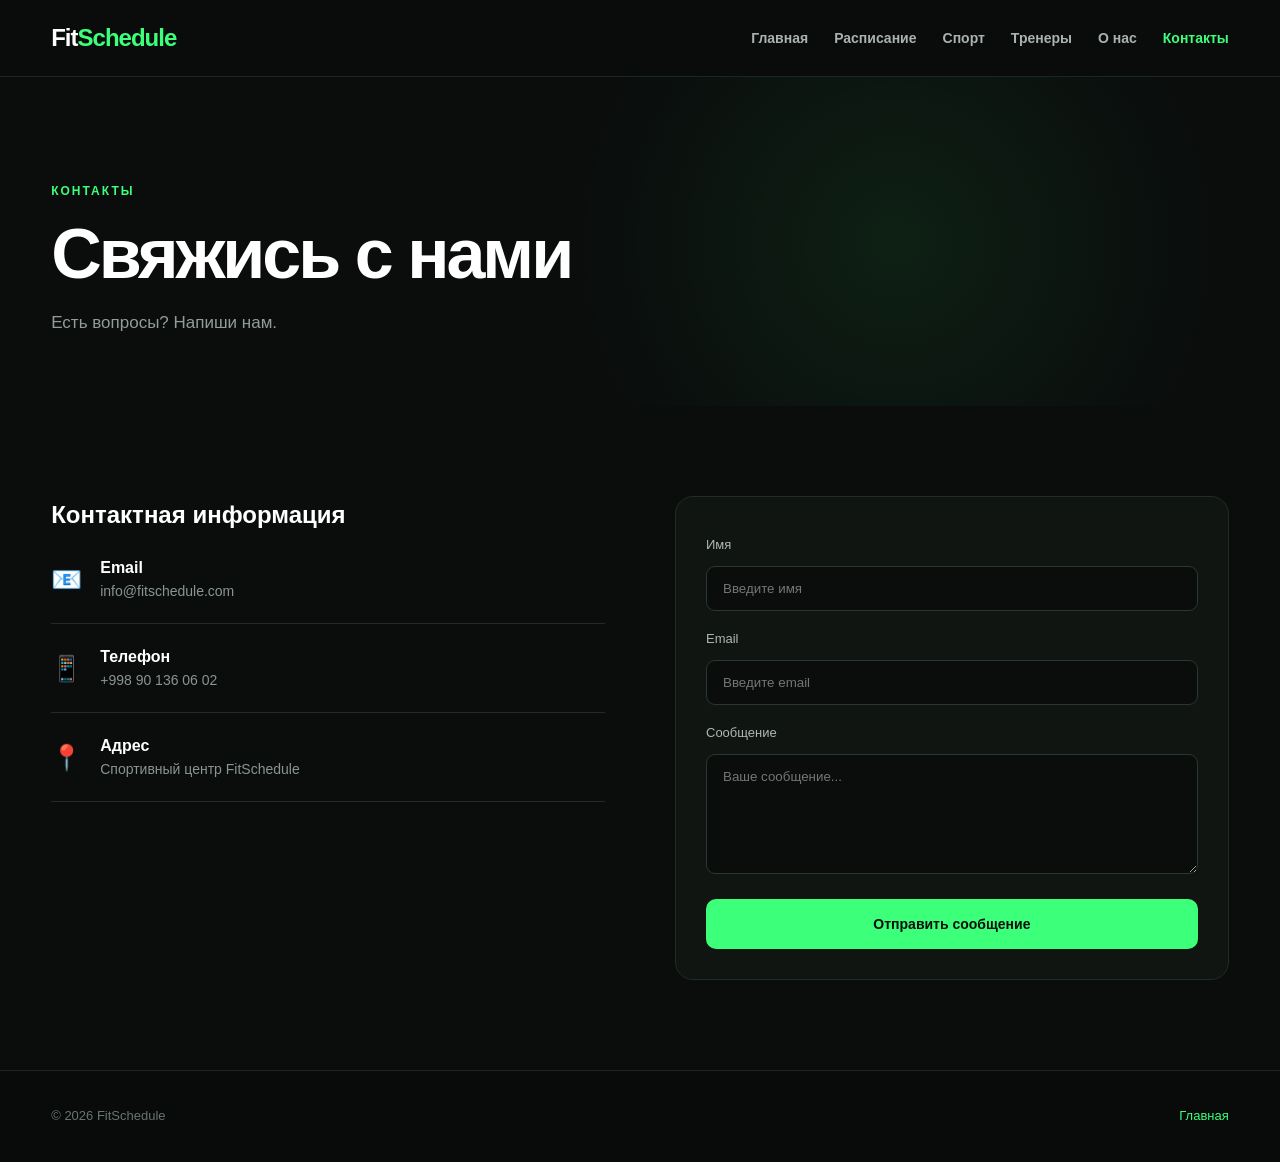
<file: contact.html>
<!DOCTYPE html>
<html lang="ru">

<head>

    <meta charset="UTF-8">
    <meta name="viewport" content="width=device-width, initial-scale=1.0">

    <title>FitSchedule — Контакты</title>

    <link rel="stylesheet" href="./style.css">

</head>

<body>

<header class="header">

    <div class="container nav">

        <a href="./index.html" class="logo">
            Fit<span>Schedule</span>
        </a>

        <nav class="menu">

            <a href="./index.html">Главная</a>
            <a href="./schedule.html">Расписание</a>
            <a href="./sports.html">Спорт</a>
            <a href="./trainers.html">Тренеры</a>
            <a href="./about.html">О нас</a>
            <a href="./contact.html" class="active">Контакты</a>

        </nav>

    </div>

</header>


<main>

<section class="page-header">

    <div class="container">

        <p class="badge">КОНТАКТЫ</p>

        <h1>Свяжись с нами</h1>

        <p>
            Есть вопросы? Напиши нам.
        </p>

    </div>

</section>


<section class="section">

<div class="container contact-grid">

    <div>

        <h2>Контактная информация</h2>

        <div class="contact-item">
            <span>📧</span>
            <div>
                <h3>Email</h3>
                <p>info@fitschedule.com</p>
            </div>
        </div>

        <div class="contact-item">
            <span>📱</span>
            <div>
                <h3>Телефон</h3>
                <p>+998 90 136 06 02</p>
            </div>
        </div>

        <div class="contact-item">
            <span>📍</span>
            <div>
                <h3>Адрес</h3>
                <p>Спортивный центр FitSchedule</p>
            </div>
        </div>

    </div>


    <!-- Форма работает без JavaScript -->
    <form class="contact-form">

        <label for="name">Имя</label>

        <input
            type="text"
            id="name"
            placeholder="Введите имя"
        >


        <label for="email">Email</label>

        <input
            type="email"
            id="email"
            placeholder="Введите email"
        >


        <label for="message">Сообщение</label>

        <textarea
            id="message"
            rows="6"
            placeholder="Ваше сообщение..."
        ></textarea>


        <button type="submit" class="btn btn-primary">
            Отправить сообщение
        </button>

    </form>

</div>

</section>

</main>


<footer class="footer">

    <div class="container footer-content">

        <p>© 2026 FitSchedule</p>

        <a href="./index.html">Главная</a>

    </div>

</footer>

</body>
</html>
</file>
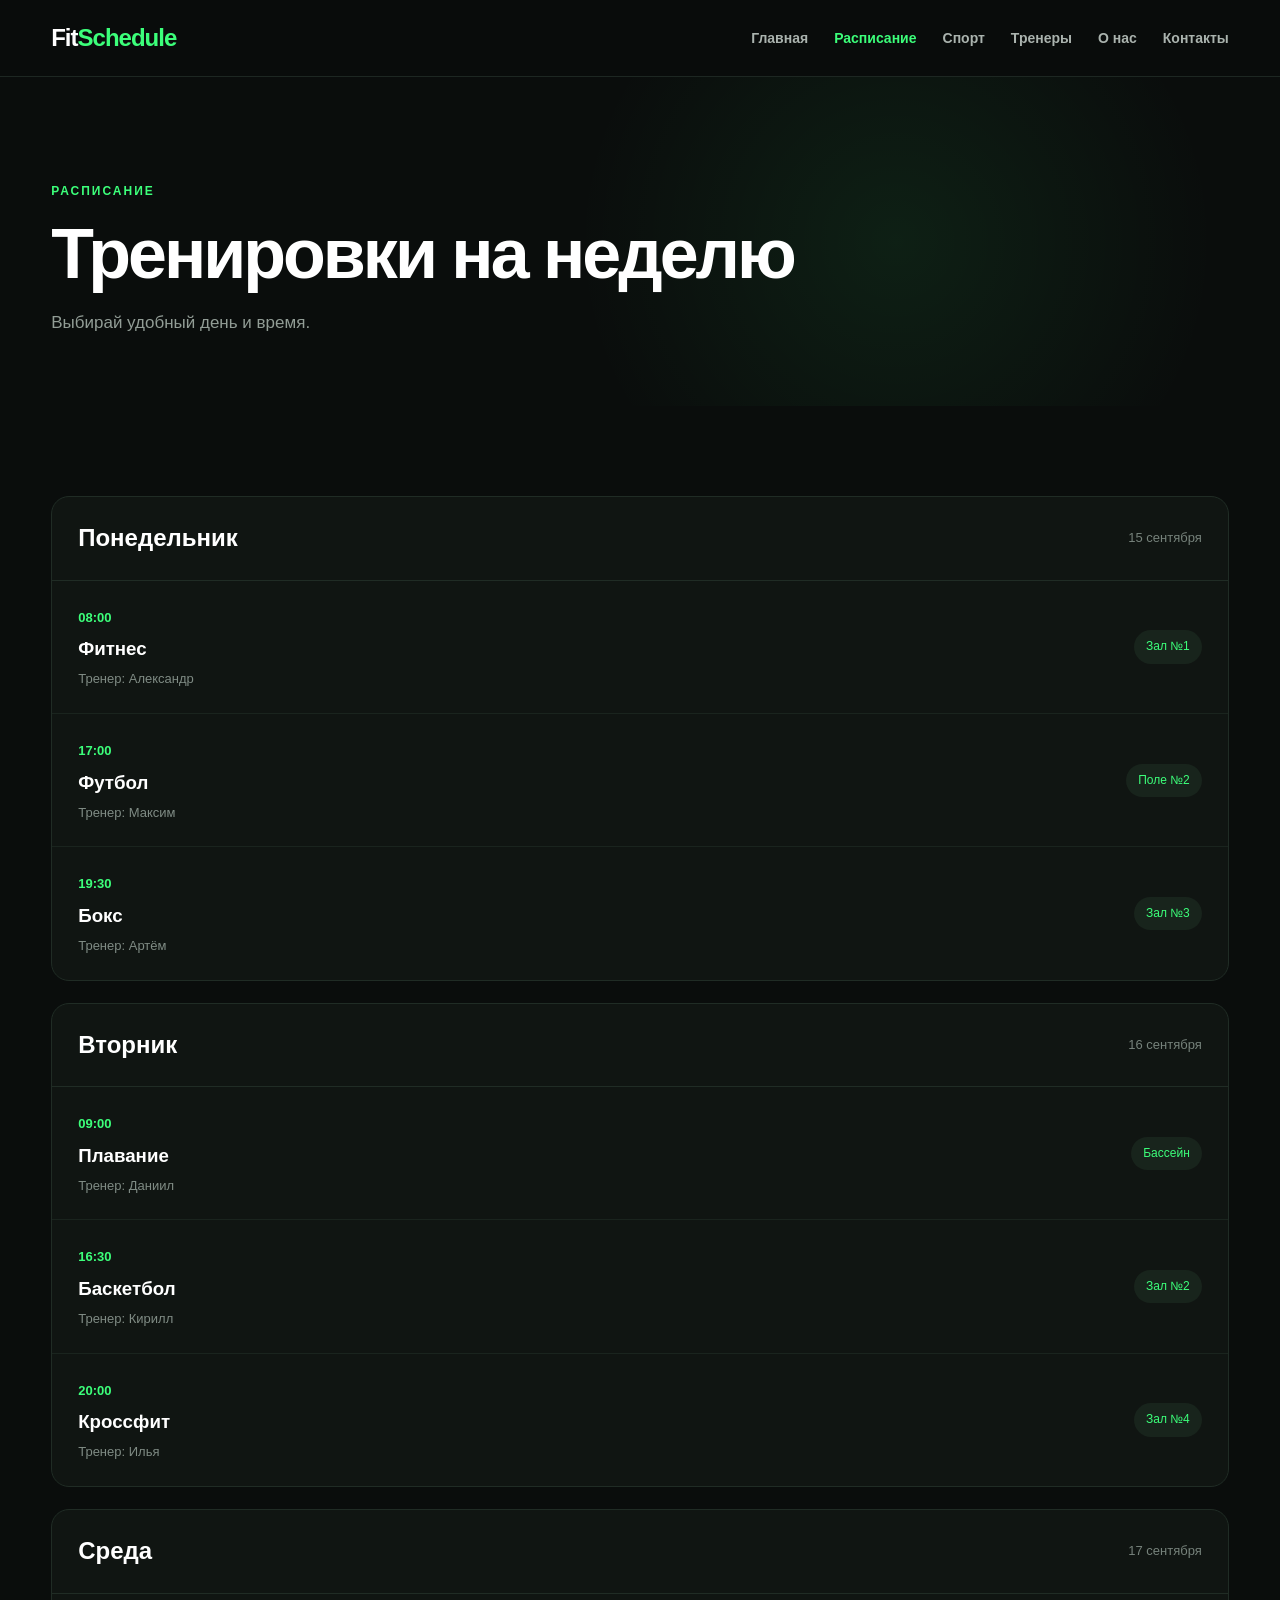
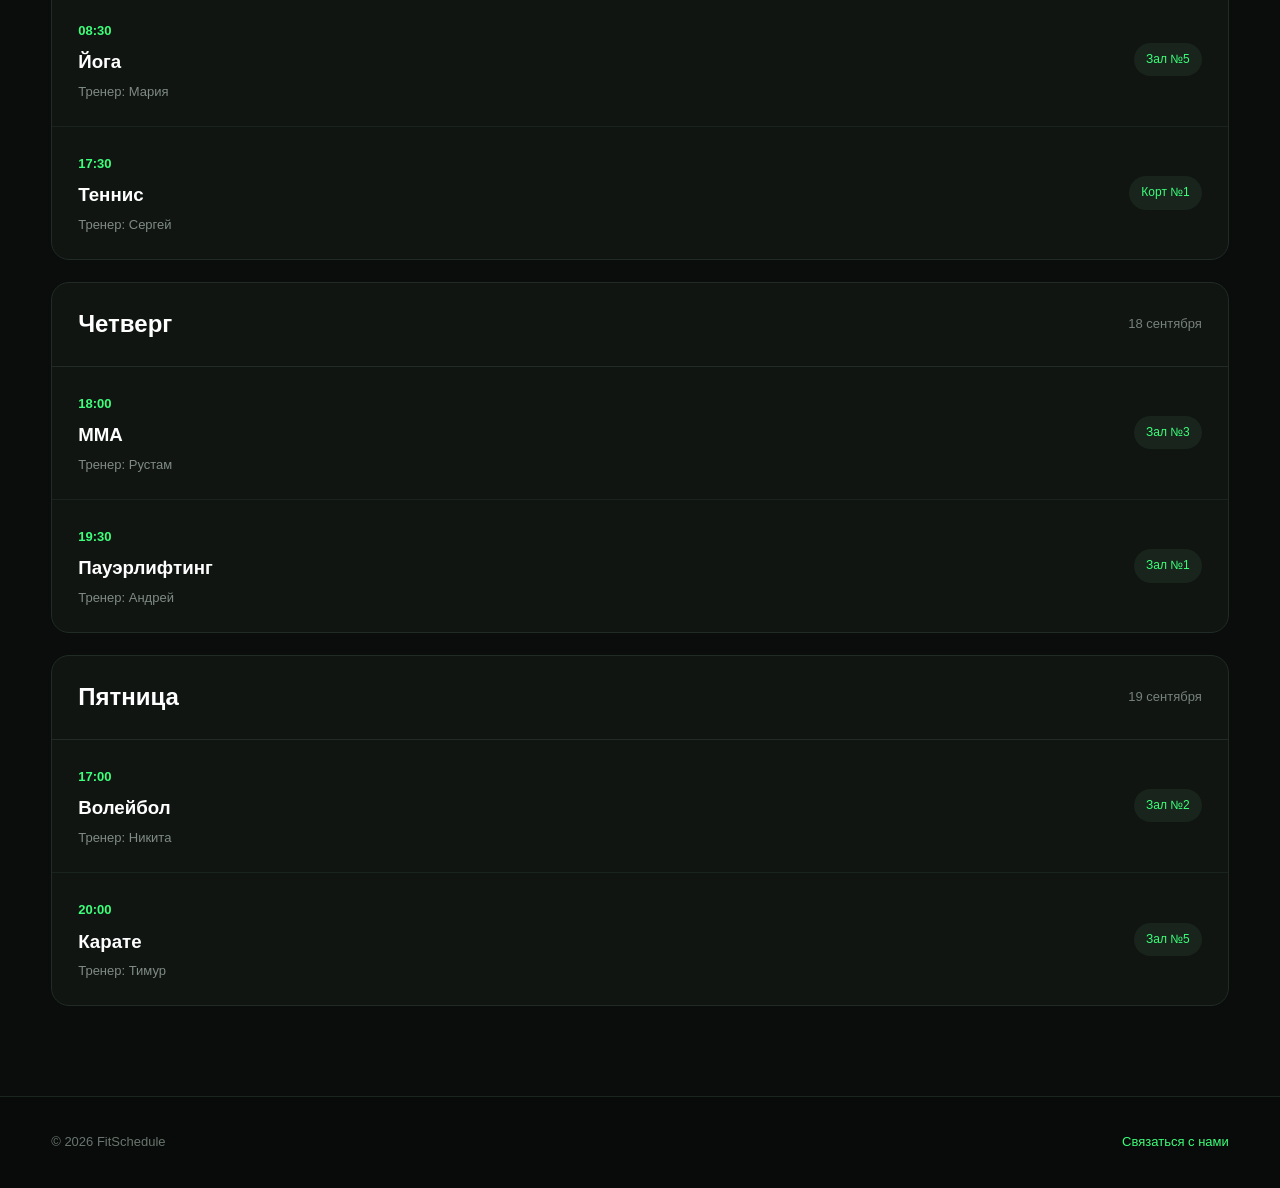
<file: schedule.html>
<!DOCTYPE html>
<html lang="ru">

<head>
    <meta charset="UTF-8">
    <meta name="viewport" content="width=device-width, initial-scale=1.0">

    <title>FitSchedule — Расписание</title>

    <link rel="stylesheet" href="./style.css">
</head>

<body>

<header class="header">
    <div class="container nav">

        <a href="index.html" class="logo">
            Fit<span>Schedule</span>
        </a>

        <nav class="menu">
            <a href="./index.html">Главная</a>
            <a href="./schedule.html" class="active">Расписание</a>
            <a href="./sports.html">Спорт</a>
            <a href="./trainers.html">Тренеры</a>
            <a href="./about.html">О нас</a>
            <a href="./contact.html">Контакты</a>
        </nav>

    </div>
</header>


<main>

<section class="page-header">

    <div class="container">

        <p class="badge">РАСПИСАНИЕ</p>

        <h1>
            Тренировки на неделю
        </h1>

        <p>
            Выбирай удобный день и время.
        </p>

    </div>

</section>


<section class="section">

<div class="container">

    <div class="schedule">

        <div class="day">

            <div class="day-header">
                <h2>Понедельник</h2>
                <span>15 сентября</span>
            </div>

            <div class="training">
                <div>
                    <span class="time">08:00</span>
                    <h3>Фитнес</h3>
                    <p>Тренер: Александр</p>
                </div>

                <span class="tag">Зал №1</span>
            </div>

            <div class="training">
                <div>
                    <span class="time">17:00</span>
                    <h3>Футбол</h3>
                    <p>Тренер: Максим</p>
                </div>

                <span class="tag">Поле №2</span>
            </div>

            <div class="training">
                <div>
                    <span class="time">19:30</span>
                    <h3>Бокс</h3>
                    <p>Тренер: Артём</p>
                </div>

                <span class="tag">Зал №3</span>
            </div>

        </div>


        <div class="day">

            <div class="day-header">
                <h2>Вторник</h2>
                <span>16 сентября</span>
            </div>

            <div class="training">
                <div>
                    <span class="time">09:00</span>
                    <h3>Плавание</h3>
                    <p>Тренер: Даниил</p>
                </div>

                <span class="tag">Бассейн</span>
            </div>

            <div class="training">
                <div>
                    <span class="time">16:30</span>
                    <h3>Баскетбол</h3>
                    <p>Тренер: Кирилл</p>
                </div>

                <span class="tag">Зал №2</span>
            </div>

            <div class="training">
                <div>
                    <span class="time">20:00</span>
                    <h3>Кроссфит</h3>
                    <p>Тренер: Илья</p>
                </div>

                <span class="tag">Зал №4</span>
            </div>

        </div>


        <div class="day">

            <div class="day-header">
                <h2>Среда</h2>
                <span>17 сентября</span>
            </div>

            <div class="training">
                <div>
                    <span class="time">08:30</span>
                    <h3>Йога</h3>
                    <p>Тренер: Мария</p>
                </div>

                <span class="tag">Зал №5</span>
            </div>

            <div class="training">
                <div>
                    <span class="time">17:30</span>
                    <h3>Теннис</h3>
                    <p>Тренер: Сергей</p>
                </div>

                <span class="tag">Корт №1</span>
            </div>

        </div>


        <div class="day">

            <div class="day-header">
                <h2>Четверг</h2>
                <span>18 сентября</span>
            </div>

            <div class="training">
                <div>
                    <span class="time">18:00</span>
                    <h3>MMA</h3>
                    <p>Тренер: Рустам</p>
                </div>

                <span class="tag">Зал №3</span>
            </div>

            <div class="training">
                <div>
                    <span class="time">19:30</span>
                    <h3>Пауэрлифтинг</h3>
                    <p>Тренер: Андрей</p>
                </div>

                <span class="tag">Зал №1</span>
            </div>

        </div>


        <div class="day">

            <div class="day-header">
                <h2>Пятница</h2>
                <span>19 сентября</span>
            </div>

            <div class="training">
                <div>
                    <span class="time">17:00</span>
                    <h3>Волейбол</h3>
                    <p>Тренер: Никита</p>
                </div>

                <span class="tag">Зал №2</span>
            </div>

            <div class="training">
                <div>
                    <span class="time">20:00</span>
                    <h3>Карате</h3>
                    <p>Тренер: Тимур</p>
                </div>

                <span class="tag">Зал №5</span>
            </div>

        </div>

    </div>

</div>

</section>

</main>


<footer class="footer">

<div class="container footer-content">

    <p>© 2026 FitSchedule</p>

    <a href="./contact.html">Связаться с нами</a>

</div>

</footer>

</body>
</html>
</file>
<file: style.css>
/* =========================================
   ОСНОВНЫЕ НАСТРОЙКИ
   ========================================= */

* {
    margin: 0;
    padding: 0;
    box-sizing: border-box;
}

html {
    scroll-behavior: smooth;
}

body {
    font-family: Arial, Helvetica, sans-serif;

    background: #0a0d0c;
    color: #ffffff;

    line-height: 1.6;

    overflow-x: hidden;
}


/* =========================================
   ОБЩИЕ КЛАССЫ
   ========================================= */

.container {
    width: min(1180px, 92%);
    margin: 0 auto;
}

a {
    color: inherit;
    text-decoration: none;
}

img {
    max-width: 100%;
    display: block;
}

.section {
    padding: 90px 0;
}


/* =========================================
   HEADER
   ========================================= */

.header {
    position: sticky;
    top: 0;
    z-index: 100;

    background: rgba(10, 13, 12, 0.94);

    border-bottom: 1px solid #1d2722;

    backdrop-filter: blur(12px);
}

.nav {
    min-height: 76px;

    display: flex;
    align-items: center;
    justify-content: space-between;

    gap: 30px;
}

.logo {
    font-size: 24px;
    font-weight: 800;

    letter-spacing: -1px;

    white-space: nowrap;
}

.logo span {
    color: #3cff7a;
}

.menu {
    display: flex;
    align-items: center;

    gap: 26px;
}

.menu a {
    color: #aab3ae;

    font-size: 14px;
    font-weight: 600;

    transition:
        color 0.3s ease,
        transform 0.3s ease;
}

.menu a:hover,
.menu a.active {
    color: #3cff7a;
}

.menu a:hover {
    transform: translateY(-2px);
}


/* =========================================
   HERO
   ========================================= */

.hero {
    min-height: 650px;

    display: flex;
    align-items: center;

    background:
        radial-gradient(
            circle at 80% 40%,
            rgba(60, 255, 122, 0.12),
            transparent 35%
        );
}

.hero-content {
    display: grid;
    grid-template-columns: 1fr 1fr;

    gap: 70px;

    align-items: center;
}

.hero-text {
    animation: fadeUp 0.8s ease forwards;
}

.badge {
    display: inline-block;

    margin-bottom: 18px;

    color: #3cff7a;

    font-size: 12px;
    font-weight: 800;

    letter-spacing: 2px;
}

.hero h1 {
    font-size: clamp(48px, 7vw, 82px);

    line-height: 0.98;

    letter-spacing: -4px;

    margin-bottom: 28px;
}

.hero h1 span {
    color: #3cff7a;
}

.hero-description {
    max-width: 550px;

    color: #aab3ae;

    font-size: 18px;

    margin-bottom: 35px;
}

.hero-image {
    animation: fadeIn 1s ease forwards;
}

.hero-image img {
    width: 100%;

    border-radius: 24px;

    border: 1px solid #26342b;

    box-shadow:
        0 30px 80px rgba(0, 0, 0, 0.5);
}


/* =========================================
   BUTTONS
   ========================================= */

.buttons {
    display: flex;

    flex-wrap: wrap;

    gap: 14px;
}

.btn {
    display: inline-flex;

    align-items: center;
    justify-content: center;

    min-height: 50px;

    padding: 0 25px;

    border-radius: 10px;

    font-size: 14px;
    font-weight: 800;

    border: 1px solid transparent;

    transition:
        transform 0.3s ease,
        box-shadow 0.3s ease,
        background 0.3s ease;
}

.btn:hover {
    transform: translateY(-4px);

    box-shadow: 0 12px 30px rgba(60, 255, 122, 0.18);
}

.btn-primary {
    background: #3cff7a;
    color: #071009;
}

.btn-primary:hover {
    background: #65ff94;
}

.btn-secondary {
    background: transparent;

    border-color: #35443a;

    color: #ffffff;
}

.btn-secondary:hover {
    border-color: #3cff7a;
    color: #3cff7a;
}


/* =========================================
   ЗАГОЛОВКИ СЕКЦИЙ
   ========================================= */

.section-title {
    margin-bottom: 45px;
}

.section-title h2,
.image-section h2 {
    font-size: clamp(32px, 5vw, 52px);

    line-height: 1.1;

    letter-spacing: -2px;
}


/* =========================================
   КАРТОЧКИ СПОРТА
   ========================================= */

.sport-grid {
    display: grid;

    grid-template-columns:
        repeat(4, 1fr);

    gap: 18px;
}

.sport-card {
    padding: 30px;

    min-height: 190px;

    background: #101512;

    border: 1px solid #1e2b23;

    border-radius: 18px;

    transition:
        transform 0.3s ease,
        border-color 0.3s ease,
        background 0.3s ease;
}

.sport-card:hover {
    transform: translateY(-7px);

    border-color: #3cff7a;

    background: #121b16;
}

.sport-card span {
    font-size: 34px;

    display: block;

    margin-bottom: 20px;
}

.sport-card h3 {
    margin-bottom: 8px;
}

.sport-card p {
    color: #8f9b94;

    font-size: 14px;
}


/* =========================================
   IMAGE SECTION
   ========================================= */

.image-section {
    padding: 100px 0;

    background: #0d120f;
}

.image-section-content {
    display: grid;

    grid-template-columns: 1fr 1fr;

    gap: 70px;

    align-items: center;
}

.image-section img {
    width: 100%;

    border-radius: 22px;

    border: 1px solid #253229;
}

.image-section p:not(.badge) {
    color: #aab3ae;

    margin: 25px 0 30px;

    max-width: 520px;
}


/* =========================================
   PAGE HEADER
   ========================================= */

.page-header {
    padding: 100px 0 70px;

    background:
        radial-gradient(
            circle at 70% 50%,
            rgba(60, 255, 122, 0.08),
            transparent 35%
        );
}

.page-header h1 {
    font-size: clamp(42px, 6vw, 70px);

    line-height: 1;

    letter-spacing: -3px;

    margin-bottom: 20px;
}

.page-header p:not(.badge) {
    color: #929d96;

    font-size: 17px;
}


/* =========================================
   РАСПИСАНИЕ
   ========================================= */

.schedule {
    display: flex;

    flex-direction: column;

    gap: 22px;
}

.day {
    background: #101512;

    border: 1px solid #202c25;

    border-radius: 18px;

    overflow: hidden;
}

.day-header {
    padding: 22px 26px;

    display: flex;

    justify-content: space-between;

    align-items: center;

    border-bottom: 1px solid #202c25;
}

.day-header span {
    color: #76827b;

    font-size: 13px;
}

.training {
    display: flex;

    justify-content: space-between;

    align-items: center;

    gap: 20px;

    padding: 23px 26px;

    border-bottom: 1px solid #1a241e;

    transition: background 0.3s ease;
}

.training:last-child {
    border-bottom: none;
}

.training:hover {
    background: #141b17;
}

.training h3 {
    margin: 5px 0;
}

.training p {
    color: #7f8b84;

    font-size: 13px;
}

.time {
    color: #3cff7a;

    font-size: 13px;

    font-weight: 800;
}

.tag {
    padding: 7px 12px;

    border-radius: 20px;

    background: #18241c;

    color: #3cff7a;

    font-size: 12px;

    white-space: nowrap;
}


/* =========================================
   БОЛЬШАЯ СЕТКА СПОРТОВ
   ========================================= */

.sport-large-grid {
    display: grid;

    grid-template-columns:
        repeat(3, 1fr);

    gap: 24px;
}

.sport-item {
    overflow: hidden;

    background: #101512;

    border: 1px solid #202c25;

    border-radius: 20px;

    transition:
        transform 0.35s ease,
        border-color 0.35s ease;
}

.sport-item:hover {
    transform: translateY(-8px);

    border-color: #3cff7a;
}

.sport-item img {
    width: 100%;

    height: 220px;

    object-fit: cover;

    transition: transform 0.5s ease;
}

.sport-item:hover img {
    transform: scale(1.05);
}

.sport-item-content {
    padding: 25px;
}

.sport-category {
    color: #3cff7a;

    font-size: 10px;

    font-weight: 800;

    letter-spacing: 1.5px;
}

.sport-item h2 {
    margin: 8px 0;
}

.sport-item p {
    color: #8e9992;

    font-size: 14px;

    margin-bottom: 20px;
}

.small-link {
    color: #3cff7a;

    font-size: 13px;

    font-weight: 800;

    transition: padding-left 0.3s ease;
}

.small-link:hover {
    padding-left: 6px;
}


/* =========================================
   ТРЕНЕРЫ
   ========================================= */

.trainer-grid {
    display: grid;

    grid-template-columns:
        repeat(4, 1fr);

    gap: 20px;
}

.trainer-card {
    background: #101512;

    border: 1px solid #202c25;

    border-radius: 18px;

    overflow: hidden;

    transition:
        transform 0.3s ease,
        border-color 0.3s ease;
}

.trainer-card:hover {
    transform: translateY(-7px);

    border-color: #3cff7a;
}

.trainer-card img {
    width: 100%;

    aspect-ratio: 1 / 1;

    object-fit: cover;
}

.trainer-info {
    padding: 20px;
}

.trainer-info h2 {
    font-size: 18px;

    margin-bottom: 6px;
}

.trainer-info p {
    color: #89958e;

    font-size: 13px;

    margin-bottom: 10px;
}

.trainer-info span {
    color: #3cff7a;

    font-size: 12px;

    font-weight: 700;
}


/* =========================================
   СТАТИСТИКА
   ========================================= */

.stats {
    display: grid;

    grid-template-columns:
        repeat(4, 1fr);

    gap: 20px;
}

.stat {
    padding: 30px;

    text-align: center;

    background: #101512;

    border: 1px solid #202c25;

    border-radius: 16px;
}

.stat strong {
    display: block;

    color: #3cff7a;

    font-size: 40px;

    margin-bottom: 5px;
}

.stat span {
    color: #89958e;

    font-size: 13px;
}


/* =========================================
   КОНТАКТЫ
   ========================================= */

.contact-grid {
    display: grid;

    grid-template-columns: 1fr 1fr;

    gap: 70px;
}

.contact-item {
    display: flex;

    align-items: center;

    gap: 18px;

    padding: 20px 0;

    border-bottom: 1px solid #202c25;
}

.contact-item > span {
    font-size: 25px;
}

.contact-item h3 {
    font-size: 16px;
}

.contact-item p {
    color: #89958e;

    font-size: 14px;
}


/* =========================================
   ФОРМА
   ========================================= */

.contact-form {
    display: flex;

    flex-direction: column;

    gap: 10px;

    padding: 30px;

    background: #101512;

    border: 1px solid #202c25;

    border-radius: 18px;
}

.contact-form label {
    color: #aeb8b2;

    font-size: 13px;

    margin-top: 8px;
}

.contact-form input,
.contact-form textarea {
    width: 100%;

    padding: 14px 16px;

    background: #0a0d0c;

    color: #ffffff;

    border: 1px solid #29372e;

    border-radius: 9px;

    outline: none;

    font-family: inherit;

    transition: border-color 0.3s ease;
}

.contact-form input:focus,
.contact-form textarea:focus {
    border-color: #3cff7a;
}

.contact-form textarea {
    resize: vertical;

    margin-bottom: 15px;
}


/* =========================================
   FOOTER
   ========================================= */

.footer {
    padding: 35px 0;

    background: #080b09;

    border-top: 1px solid #1b261f;
}

.footer-content {
    display: flex;

    justify-content: space-between;

    align-items: center;

    gap: 20px;
}

.footer p {
    color: #69756e;

    font-size: 13px;
}

.footer a:not(.logo) {
    color: #3cff7a;

    font-size: 13px;
}


/* =========================================
   АНИМАЦИИ
   ========================================= */

@keyframes fadeUp {

    from {
        opacity: 0;
        transform: translateY(25px);
    }

    to {
        opacity: 1;
        transform: translateY(0);
    }

}

@keyframes fadeIn {

    from {
        opacity: 0;
        transform: scale(0.97);
    }

    to {
        opacity: 1;
        transform: scale(1);
    }

}


/* Все основные блоки мягко появляются
   при открытии страницы */

main {
    animation: fadeIn 0.6s ease;
}


/* =========================================
   АДАПТАЦИЯ ДЛЯ ПЛАНШЕТОВ
   ========================================= */

@media (max-width: 1000px) {

    .menu {
        gap: 14px;
    }

    .menu a {
        font-size: 12px;
    }

    .sport-grid {
        grid-template-columns:
            repeat(2, 1fr);
    }

    .sport-large-grid {
        grid-template-columns:
            repeat(2, 1fr);
    }

    .trainer-grid {
        grid-template-columns:
            repeat(2, 1fr);
    }

    .stats {
        grid-template-columns:
            repeat(2, 1fr);
    }

}


/* =========================================
   АДАПТАЦИЯ ДЛЯ ТЕЛЕФОНОВ
   ========================================= */

@media (max-width: 700px) {

    .header {
        position: relative;
    }

    .nav {
        padding: 18px 0;

        flex-direction: column;

        align-items: flex-start;
    }

    .menu {
        width: 100%;

        display: flex;

        flex-wrap: wrap;

        gap: 12px 18px;
    }

    .hero {
        padding: 70px 0;
    }

    .hero-content {
        grid-template-columns: 1fr;

        gap: 45px;
    }

    .hero h1 {
        font-size: 50px;

        letter-spacing: -3px;
    }

    .hero-description {
        font-size: 16px;
    }

    .section {
        padding: 65px 0;
    }

    .image-section {
        padding: 65px 0;
    }

    .image-section-content {
        grid-template-columns: 1fr;

        gap: 40px;
    }

    .sport-grid,
    .sport-large-grid,
    .trainer-grid {
        grid-template-columns: 1fr;
    }

    .stats {
        grid-template-columns: 1fr 1fr;
    }

    .day-header {
        align-items: flex-start;

        flex-direction: column;

        gap: 5px;
    }

    .training {
        align-items: flex-start;

        flex-direction: column;
    }

    .contact-grid {
        grid-template-columns: 1fr;

        gap: 45px;
    }

    .footer-content {
        align-items: flex-start;

        flex-direction: column;
    }

}


/* =========================================
   МАЛЕНЬКИЕ ТЕЛЕФОНЫ
   ========================================= */

@media (max-width: 450px) {

    .hero h1 {
        font-size: 42px;
    }

    .buttons {
        flex-direction: column;
    }

    .btn {
        width: 100%;
    }

    .stats {
        grid-template-columns: 1fr;
    }

    .page-header {
        padding: 70px 0 50px;
    }

}
</file>
